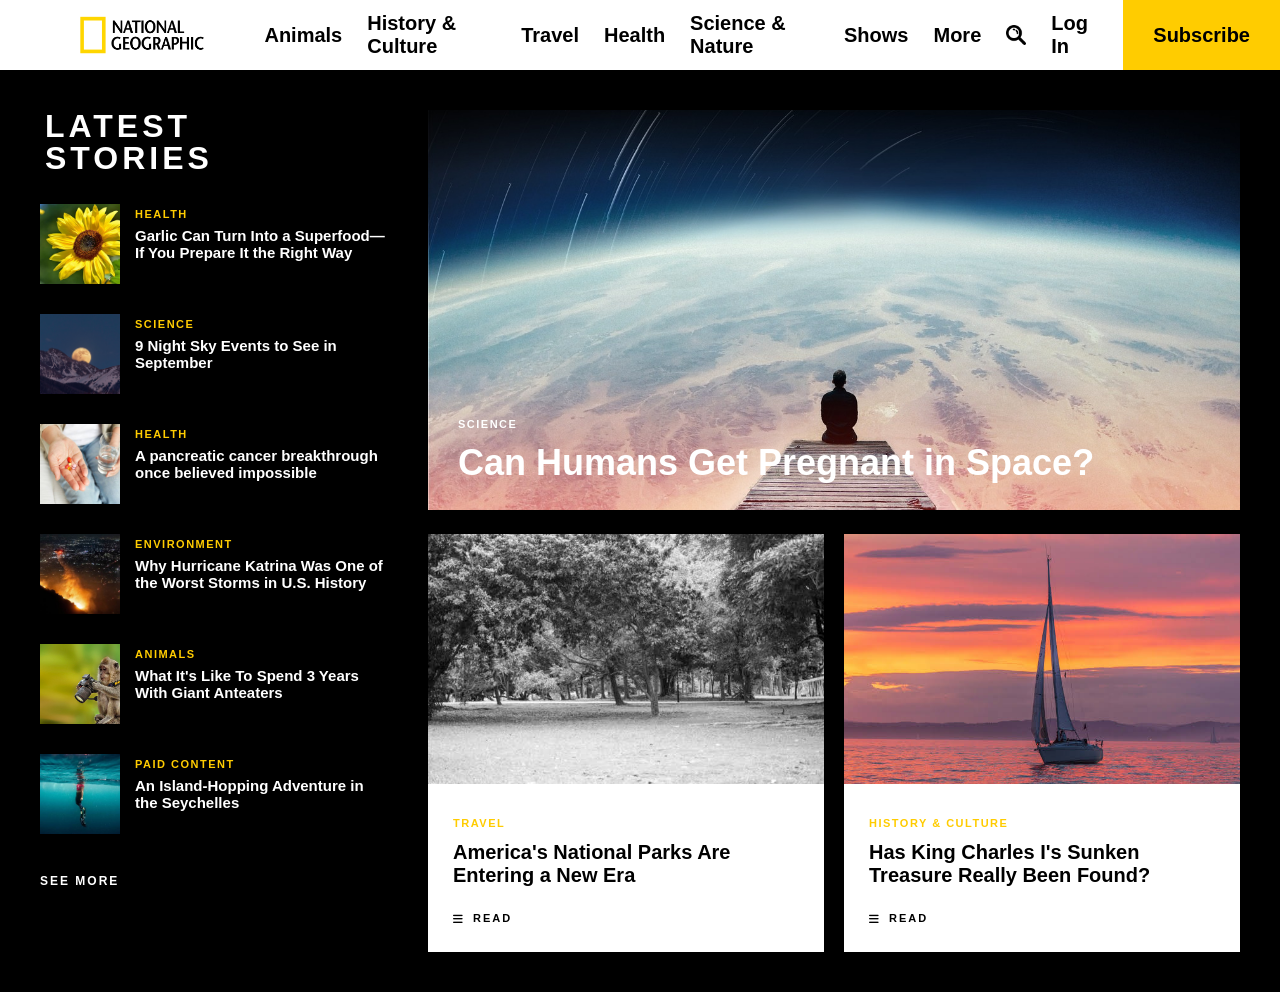
<file: national.html>
<!DOCTYPE html>
<html lang="en">
<head>
    <meta charset="utf-8">
    <meta name="viewport" content="width=device-width, initial-scale=1">
    <title>National Geographic</title> 
    <link rel="stylesheet" href="national.css">
    <link rel="stylesheet" href="https://cdnjs.cloudflare.com/ajax/libs/font-awesome/6.0.0/css/all.min.css">
</head>
<body>
    <header>
        <a href="#" class="logotype">
            <img src="fotos/national.png" alt="Logo">
        </a>
        <nav>
            <ul> 
                <li><a href="#">Animals</a></li>
                <li><a href="#">History & Culture</a></li>
                <li><a href="#">Travel</a></li>
                <li><a href="#">Health</a></li>
                <li><a href="#">Science & Nature</a></li>
                <li><a href="#">Shows</a></li>
                <li><a href="#">More</a></li>             
                <li class="right">
                    <a href="#" class="search-icon">
                        <img src="fotos/lupa.png" alt="search">
                    </a>
                </li>
                <li><a href="#" class="login-link">Log In</a></li>
                <li class="item-subscribe">
                    <a href="#" class="subscribe-btn">Subscribe</a>
                </li>
            </ul>
        </nav>
    </header>
    
    <main class="main-container">
        <section class="left-column">
            <h2 class="title-stories">LATEST<br>STORIES</h2>
            
            <div class="article">
                <img src="fotos/foto1.jpg" alt="Garlic">
                <div class="article-text">
                    <span class="category">HEALTH</span>
                    <h3>Garlic Can Turn Into a Superfood—If You Prepare It the Right Way</h3>
                </div>
            </div>

            <div class="article">
                <img src="fotos/foto2.jpg" alt="Moon">
                <div class="article-text">
                    <span class="category">SCIENCE</span>
                    <h3>9 Night Sky Events to See in September</h3>
                </div>
            </div>

            <div class="article">
                <img src="fotos/foto3.jpg" alt="Health">
                <div class="article-text">
                    <span class="category">HEALTH</span>
                    <h3>A pancreatic cancer breakthrough once believed impossible</h3>
                </div>
            </div>

            <div class="article">
                <img src="fotos/foto4.jpg" alt="Environment">
                <div class="article-text">
                    <span class="category">ENVIRONMENT</span>
                    <h3>Why Hurricane Katrina Was One of the Worst Storms in U.S. History</h3>
                </div>
            </div>

            <div class="article">
                <img src="fotos/foto5.jpg" alt="Animals">
                <div class="article-text">
                    <span class="category">ANIMALS</span>
                    <h3>What It's Like To Spend 3 Years With Giant Anteaters</h3>
                </div>
            </div>

            <div class="article">
                <img src="fotos/foto6.jpg" alt="Island">
                <div class="article-text">
                    <span class="category">PAID CONTENT</span>
                    <h3>An Island-Hopping Adventure in the Seychelles</h3>
                </div>
            </div>
            
            <a href="#" class="see-more">SEE MORE</a>
        </section>

        <section class="right-column">
            <div class="main-article">
                <img src="fotos/espacio.jpg" alt="Space">
                <div class="main-text">
                    <span class="light-category">SCIENCE</span>
                    <h2>Can Humans Get Pregnant in Space?</h2>
                </div>
            </div>

            <div class="secondary-articles">
                <div class="card">
                    <img src="fotos/parque.jpg" alt="park">
                    <div class="card-text">
                        <span class="category">TRAVEL</span>
                        <h3>America's National Parks Are Entering a New Era</h3>
                        <a href="#" class="btn-read"><i class="fa-solid fa-bars"></i> READ</a>
                    </div>
                </div>

                <div class="card">
                    <img src="fotos/barco.jpg" alt="ship">
                    <div class="card-text">
                        <span class="category">HISTORY & CULTURE</span>
                        <h3>Has King Charles I's Sunken Treasure Really Been Found?</h3>
                        <a href="#" class="btn-read"><i class="fa-solid fa-bars"></i> READ</a>
                    </div>
                </div>
            </div>
        </section>
    </main>
</body>
</html>
</file>
<file: national.css>
body {
    background-color: #000000;
    margin: 0;
}

header {
    background-color: #ffffff;
    padding-left: 30px;
    display: flex;
    align-items: center;
    height: 70px;
}

nav {
    flex-grow: 1;
    height: 100%;
}

.logotype {
    margin-left: 50px;
    margin-right: 60px;
}

.logotype img {
    height: 70px;
    width: auto;
    display: block;
}

header nav ul {
    list-style-type: none;
    margin: 0;
    padding: 0;
    display: flex;
    align-items: center;
    gap: 25px;
    height: 100%;
}

header nav a {
    text-decoration: none;
    color: #000000;
    font-family: Arial, sans-serif;
    font-size: 20px;
    font-weight: bold;
}

.right {
    margin-left: auto;
}

.search-icon {
    display: flex;
    align-items: center;
}

.search-icon img {
    height: auto;
    width: 20px;
    display: block;
}

.title-stories {
    color: #ffffff;
    font-family: Arial, sans-serif;
    font-size: 32px;
    font-weight: bold;
    letter-spacing: 4px;
    margin: 0;
    padding-left: 5px;
    line-height: 1;
}

.main-container {
    display: flex;
    max-width: 1200px;
    margin: 40px auto;
    gap: 40px;
    padding: 0 20px;
}

.left-column {
    width: 30%;
    display: flex;
    flex-direction: column;
    gap: 30px;
}

.right-column {
    width: 70%;
    display: flex;
    flex-direction: column;
    gap: 20px;
}

.article {
    display: flex;
    gap: 15px;
}

.article img {
    width: 80px;
    height: 80px;
    object-fit: cover;
}

.article-text h3 {
    color: #ffffff;
    font-family: Arial, sans-serif;
    font-size: 15px;
    margin: 5px 0 0 0;
}

.category {
    color: #ffcc00;
    font-family: Arial, sans-serif;
    font-size: 11px;
    font-weight: bold;
    letter-spacing: 1.5px;
}

.light-category {
    color: #ffffff;
    font-family: Arial, sans-serif;
    font-size: 11px;
    font-weight: bold;
    letter-spacing: 1.5px;
}

.see-more {
    color: #ffffff;
    font-family: Arial, sans-serif;
    font-size: 12px;
    font-weight: bold;
    text-decoration: none;
    letter-spacing: 2px;
    margin-top: 10px;
}

.main-article {
    position: relative;
}

.main-article img {
    width: 100%;
    height: 400px;
    object-fit: cover;
}

.main-text {
    position: absolute;
    bottom: 30px;
    left: 30px;
}

.main-text h2 {
    color: #ffffff;
    font-family: Arial, sans-serif;
    font-size: 36px;
    margin: 10px 0 0 0;
}

.secondary-articles {
    display: flex;
    gap: 20px;
}

.card {
    background-color: #ffffff;
    width: 50%;
}

.card img {
    width: 100%;
    height: 250px;
    object-fit: cover;
}

.card-text {
    padding: 25px;
}

.card-text h3 {
    color: #000000;
    font-family: Arial, sans-serif;
    font-size: 20px;
    margin: 10px 0 0 0;
}

.subscribe-btn {
    background-color: #ffcc00;
    height: 70px;
    padding: 0 30px;
    display: flex;
    align-items: center;
}

.btn-read {
    display: inline-flex;
    align-items: center;
    gap: 8px;
    color: #000000;
    font-family: Arial, sans-serif;
    font-size: 11px;
    font-weight: bold;
    text-decoration: none;
    letter-spacing: 2px;
    margin-top: 25px;
}

@media (max-width: 768px) {
    header {
        flex-direction: column;
        height: auto;
        padding: 15px;
    }

    .logotype {
        margin: 0 0 15px 0;
    }

    header nav ul {
        flex-wrap: wrap;
        justify-content: center;
        gap: 15px;
    }

    .right {
        margin-left: 0;
    }

    .subscribe-btn {
        height: 40px;
    }

    .main-container {
        flex-direction: column;
    }

    .left-column, 
    .right-column {
        width: 100%;
    }

    .secondary-articles {
        flex-direction: column;
    }

    .card {
        width: 100%;
    }

    .main-article img {
        height: 250px;
    }

    .main-text h2 {
        font-size: 24px;
    }
}

header nav a:hover {
    color: #ffcc00;
}

.login-link:hover, 
.search-icon:hover {
    opacity: 0.6;
}

.subscribe-btn:hover {
    background-color: #e6b800;
}

.see-more:hover, 
.btn-read:hover {
    color: #ffcc00;
}

.article:hover img, 
.card:hover img, 
.main-article:hover img {
    opacity: 0.8;
    cursor: pointer;
}

.article-text h3:hover, 
.card-text h3:hover, 
.main-text h2:hover {
    color: #ffcc00;
}
</file>
